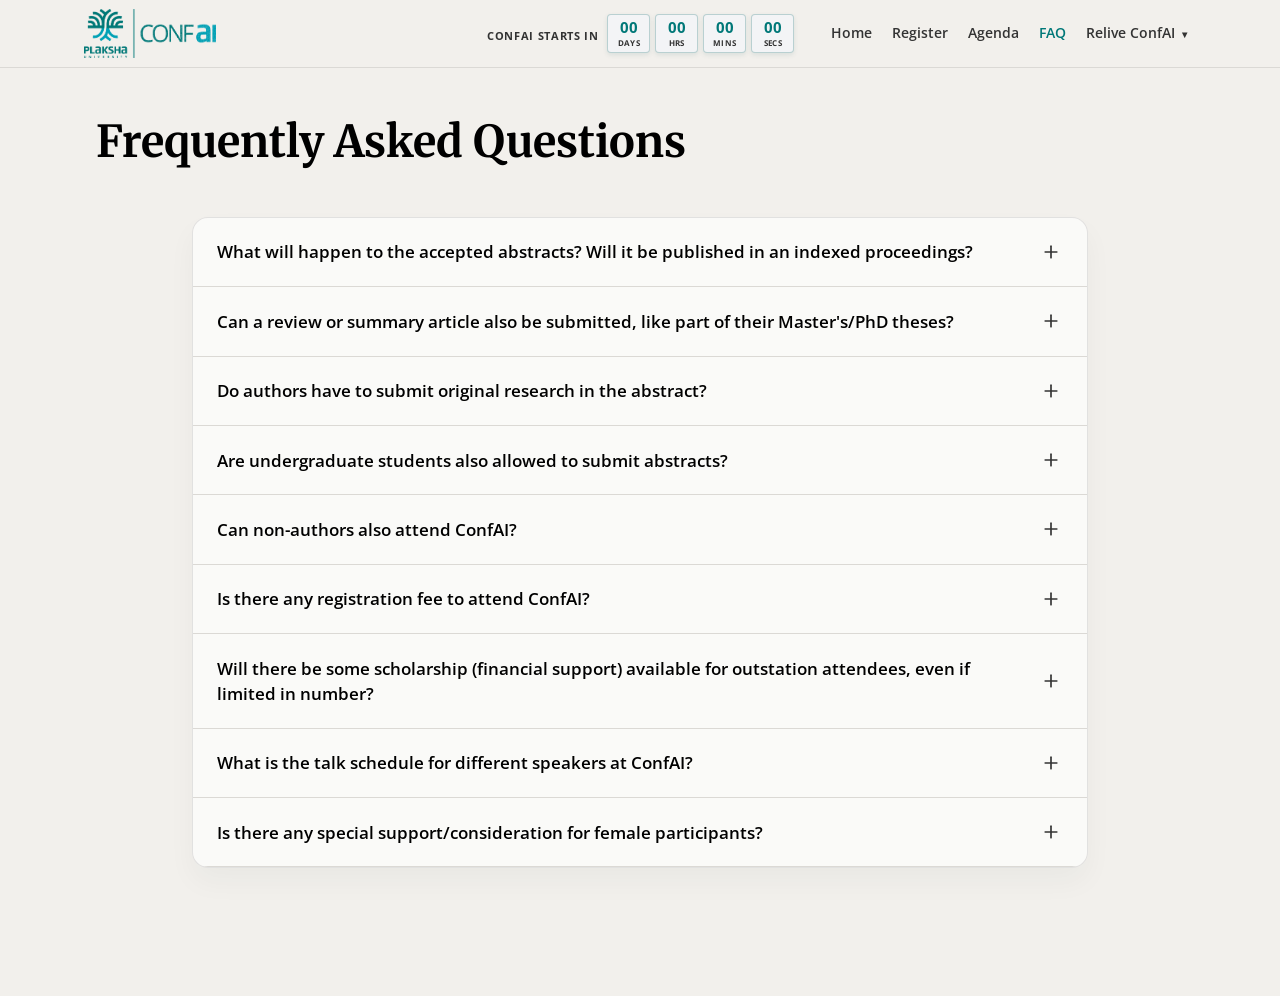
<file: ConfAI26 Website/faq.html>
<!DOCTYPE html>
<html lang="en">
  <head>
    <meta charset="UTF-8" />
    <meta name="viewport" content="width=device-width, initial-scale=1.0" />
    <meta
      name="description"
      content="Frequently Asked Questions about ConfAI 2026 — Conference on Artificial Intelligence at Plaksha University, Mohali."
    />
    <title>FAQ | ConfAI 2026</title>
    <link rel="preconnect" href="https://fonts.googleapis.com" />
    <link rel="preconnect" href="https://fonts.gstatic.com" crossorigin />
    <link
      href="https://fonts.googleapis.com/css2?family=Merriweather:wght@400;700&family=Open+Sans:wght@400;600;700&display=swap"
      rel="stylesheet"
    />
    <link rel="stylesheet" href="css/styles.css?v=2" />
    <script src="js/script.js" defer></script>
  </head>
  <body>
    <a class="skip-link" href="#main-content">Skip to content</a>

    <header class="site-header" id="site-header">
      <div class="header-inner">
        <a class="brand" href="index.html" aria-label="ConfAI 2026 home">
            <img src="confai%20logo/Lockup%20logo.png" alt="ConfAI 2026" class="brand-logo" />
        </a>
          <div class="nav-countdown" aria-label="Countdown to ConfAI 2026" aria-live="polite"><span class="nav-countdown-label">ConfAI starts in</span><span class="nav-countdown-box"><strong id="nav-countdown-days">--</strong><small>DAYS</small></span><span class="nav-countdown-box"><strong id="nav-countdown-hours">--</strong><small>HRS</small></span><span class="nav-countdown-box"><strong id="nav-countdown-minutes">--</strong><small>MINS</small></span><span class="nav-countdown-box"><strong id="nav-countdown-seconds">--</strong><small>SECS</small></span></div>

        <button
          class="nav-toggle"
          type="button"
          aria-expanded="false"
          aria-controls="site-nav"
          aria-label="Toggle navigation"
        >
          <span class="nav-toggle-bar"></span>
          <span class="nav-toggle-bar"></span>
          <span class="nav-toggle-bar"></span>
        </button>

        <nav class="site-nav" id="site-nav" aria-label="Main navigation">
          <ul class="nav-list">
            <li><a href="index.html">Home</a></li>
            <li><a href="register.html">Register</a></li>
            <li><a href="agenda.html">Agenda</a></li>
            <li><a href="faq.html" aria-current="page">FAQ</a></li>
            <li class="has-dropdown">
              <a class="nav-more-link" href="#" aria-haspopup="true">
                Relive ConfAI <span class="dropdown-caret" aria-hidden="true">&#9662;</span>
              </a>
              <button class="dropdown-toggle" type="button" aria-label="Toggle Relive ConfAI menu" aria-expanded="false">
                <span class="dropdown-caret" aria-hidden="true">&#9662;</span>
              </button>
              <ul class="nav-dropdown">
                <li><a href="#">ConfAI 2025</a></li>
                <li><a href="#">ConfAI 2023</a></li>
                <li><a href="#">ConfAI 2022</a></li>
              </ul>
            </li>
          </ul>
        </nav>
      </div>
    </header>

    <main id="main-content" class="page-main">
      <div class="section-inner">
        <header class="page-heading-block">
          <h1>Frequently Asked Questions</h1>
        </header>

        <section class="section-faq" id="faq" aria-labelledby="faq-section-title">
          <h2 id="faq-section-title" class="sr-only">Frequently Asked Questions Accordion</h2>

          <div class="faq-accordion" id="faq-accordion">
            <!-- FAQ 1 -->
            <div class="faq-item">
              <h3>
                <button
                  type="button"
                  class="faq-question-btn"
                  id="faq-btn-1"
                  aria-expanded="false"
                  aria-controls="faq-panel-1"
                >
                  <span class="faq-question-text">What will happen to the accepted abstracts? Will it be published in an indexed proceedings?</span>
                  <span class="faq-icon" aria-hidden="true">
                    <svg viewBox="0 0 24 24" width="20" height="20" fill="none" stroke="currentColor" stroke-width="2" stroke-linecap="round">
                      <line x1="12" y1="5" x2="12" y2="19"></line>
                      <line x1="5" y1="12" x2="19" y2="12"></line>
                    </svg>
                  </span>
                </button>
              </h3>
              <div
                class="faq-answer"
                id="faq-panel-1"
                role="region"
                aria-labelledby="faq-btn-1"
                aria-hidden="true"
              >
                <div class="faq-answer-inner">
                  <p>All accepted abstracts will be presented by the authors at the conference. The conference schedule, once ready, will have detailed information about the presentation time and format. The proceedings of ConfAI 2026 will be published on the conference website.</p>
                </div>
              </div>
            </div>

            <!-- FAQ 2 -->
            <div class="faq-item">
              <h3>
                <button
                  type="button"
                  class="faq-question-btn"
                  id="faq-btn-2"
                  aria-expanded="false"
                  aria-controls="faq-panel-2"
                >
                  <span class="faq-question-text">Can a review or summary article also be submitted, like part of their Master's/PhD theses?</span>
                  <span class="faq-icon" aria-hidden="true">
                    <svg viewBox="0 0 24 24" width="20" height="20" fill="none" stroke="currentColor" stroke-width="2" stroke-linecap="round">
                      <line x1="12" y1="5" x2="12" y2="19"></line>
                      <line x1="5" y1="12" x2="19" y2="12"></line>
                    </svg>
                  </span>
                </button>
              </h3>
              <div
                class="faq-answer"
                id="faq-panel-2"
                role="region"
                aria-labelledby="faq-btn-2"
                aria-hidden="true"
              >
                <div class="faq-answer-inner">
                  <p>Yes, absolutely. We welcome all kinds of abstracts in the areas of interest mentioned in the Call for Abstracts.</p>
                </div>
              </div>
            </div>

            <!-- FAQ 3 -->
            <div class="faq-item">
              <h3>
                <button
                  type="button"
                  class="faq-question-btn"
                  id="faq-btn-3"
                  aria-expanded="false"
                  aria-controls="faq-panel-3"
                >
                  <span class="faq-question-text">Do authors have to submit original research in the abstract?</span>
                  <span class="faq-icon" aria-hidden="true">
                    <svg viewBox="0 0 24 24" width="20" height="20" fill="none" stroke="currentColor" stroke-width="2" stroke-linecap="round">
                      <line x1="12" y1="5" x2="12" y2="19"></line>
                      <line x1="5" y1="12" x2="19" y2="12"></line>
                    </svg>
                  </span>
                </button>
              </h3>
              <div
                class="faq-answer"
                id="faq-panel-3"
                role="region"
                aria-labelledby="faq-btn-3"
                aria-hidden="true"
              >
                <div class="faq-answer-inner">
                  <p>While authors are highly encouraged to submit their ongoing research, it is not a mandatory requirement. We also welcome research that has recently been published in A* conference avenues like NeurIPS, ICLR, CVPR, CHI, etc.</p>
                </div>
              </div>
            </div>

            <!-- FAQ 4 -->
            <div class="faq-item">
              <h3>
                <button
                  type="button"
                  class="faq-question-btn"
                  id="faq-btn-4"
                  aria-expanded="false"
                  aria-controls="faq-panel-4"
                >
                  <span class="faq-question-text">Are undergraduate students also allowed to submit abstracts?</span>
                  <span class="faq-icon" aria-hidden="true">
                    <svg viewBox="0 0 24 24" width="20" height="20" fill="none" stroke="currentColor" stroke-width="2" stroke-linecap="round">
                      <line x1="12" y1="5" x2="12" y2="19"></line>
                      <line x1="5" y1="12" x2="19" y2="12"></line>
                    </svg>
                  </span>
                </button>
              </h3>
              <div
                class="faq-answer"
                id="faq-panel-4"
                role="region"
                aria-labelledby="faq-btn-4"
                aria-hidden="true"
              >
                <div class="faq-answer-inner">
                  <p>No. For ConfAI 2026, we are only soliciting abstracts from graduate students, postdocs, and early-career faculty.</p>
                </div>
              </div>
            </div>

            <!-- FAQ 5 -->
            <div class="faq-item">
              <h3>
                <button
                  type="button"
                  class="faq-question-btn"
                  id="faq-btn-5"
                  aria-expanded="false"
                  aria-controls="faq-panel-5"
                >
                  <span class="faq-question-text">Can non-authors also attend ConfAI?</span>
                  <span class="faq-icon" aria-hidden="true">
                    <svg viewBox="0 0 24 24" width="20" height="20" fill="none" stroke="currentColor" stroke-width="2" stroke-linecap="round">
                      <line x1="12" y1="5" x2="12" y2="19"></line>
                      <line x1="5" y1="12" x2="19" y2="12"></line>
                    </svg>
                  </span>
                </button>
              </h3>
              <div
                class="faq-answer"
                id="faq-panel-5"
                role="region"
                aria-labelledby="faq-btn-5"
                aria-hidden="true"
              >
                <div class="faq-answer-inner">
                  <p>Yes, registration for everyone will open soon on the conference website.</p>
                </div>
              </div>
            </div>

            <!-- FAQ 6 -->
            <div class="faq-item">
              <h3>
                <button
                  type="button"
                  class="faq-question-btn"
                  id="faq-btn-6"
                  aria-expanded="false"
                  aria-controls="faq-panel-6"
                >
                  <span class="faq-question-text">Is there any registration fee to attend ConfAI?</span>
                  <span class="faq-icon" aria-hidden="true">
                    <svg viewBox="0 0 24 24" width="20" height="20" fill="none" stroke="currentColor" stroke-width="2" stroke-linecap="round">
                      <line x1="12" y1="5" x2="12" y2="19"></line>
                      <line x1="5" y1="12" x2="19" y2="12"></line>
                    </svg>
                  </span>
                </button>
              </h3>
              <div
                class="faq-answer"
                id="faq-panel-6"
                role="region"
                aria-labelledby="faq-btn-6"
                aria-hidden="true"
              >
                <div class="faq-answer-inner">
                  <p>There is no registration fee for selected authors whose abstracts have been accepted. For everyone else, a registration fee will be charged as given on the registration page.</p>
                </div>
              </div>
            </div>

            <!-- FAQ 7 -->
            <div class="faq-item">
              <h3>
                <button
                  type="button"
                  class="faq-question-btn"
                  id="faq-btn-7"
                  aria-expanded="false"
                  aria-controls="faq-panel-7"
                >
                  <span class="faq-question-text">Will there be some scholarship (financial support) available for outstation attendees, even if limited in number?</span>
                  <span class="faq-icon" aria-hidden="true">
                    <svg viewBox="0 0 24 24" width="20" height="20" fill="none" stroke="currentColor" stroke-width="2" stroke-linecap="round">
                      <line x1="12" y1="5" x2="12" y2="19"></line>
                      <line x1="5" y1="12" x2="19" y2="12"></line>
                    </svg>
                  </span>
                </button>
              </h3>
              <div
                class="faq-answer"
                id="faq-panel-7"
                role="region"
                aria-labelledby="faq-btn-7"
                aria-hidden="true"
              >
                <div class="faq-answer-inner">
                  <p>For ConfAI 2026, financial support for travel, accommodation, and other expenses will be provided to researchers whose abstracts have been accepted for presentation at the conference. No financial support will be provided for other participants.</p>
                </div>
              </div>
            </div>

            <!-- FAQ 8 -->
            <div class="faq-item">
              <h3>
                <button
                  type="button"
                  class="faq-question-btn"
                  id="faq-btn-8"
                  aria-expanded="false"
                  aria-controls="faq-panel-8"
                >
                  <span class="faq-question-text">What is the talk schedule for different speakers at ConfAI?</span>
                  <span class="faq-icon" aria-hidden="true">
                    <svg viewBox="0 0 24 24" width="20" height="20" fill="none" stroke="currentColor" stroke-width="2" stroke-linecap="round">
                      <line x1="12" y1="5" x2="12" y2="19"></line>
                      <line x1="5" y1="12" x2="19" y2="12"></line>
                    </svg>
                  </span>
                </button>
              </h3>
              <div
                class="faq-answer"
                id="faq-panel-8"
                role="region"
                aria-labelledby="faq-btn-8"
                aria-hidden="true"
              >
                <div class="faq-answer-inner">
                  <p>Details will soon be updated on the conference website.</p>
                </div>
              </div>
            </div>

            <!-- FAQ 9 -->
            <div class="faq-item">
              <h3>
                <button
                  type="button"
                  class="faq-question-btn"
                  id="faq-btn-9"
                  aria-expanded="false"
                  aria-controls="faq-panel-9"
                >
                  <span class="faq-question-text">Is there any special support/consideration for female participants?</span>
                  <span class="faq-icon" aria-hidden="true">
                    <svg viewBox="0 0 24 24" width="20" height="20" fill="none" stroke="currentColor" stroke-width="2" stroke-linecap="round">
                      <line x1="12" y1="5" x2="12" y2="19"></line>
                      <line x1="5" y1="12" x2="19" y2="12"></line>
                    </svg>
                  </span>
                </button>
              </h3>
              <div
                class="faq-answer"
                id="faq-panel-9"
                role="region"
                aria-labelledby="faq-btn-9"
                aria-hidden="true"
              >
                <div class="faq-answer-inner">
                  <p>The organising committee may choose to provide special financial support to female participants for attending ConfAI. Please reach out at <a href="mailto:confai@plaksha.edu.in">confai@plaksha.edu.in</a></p>
                </div>
              </div>
            </div>
          </div>
        </section>
      </div>
    </main>
  </body>
</html>
</file>
<file: ConfAI26 Website/css/styles.css>
*,
*::before,
*::after {
  box-sizing: border-box;
  margin: 0;
  padding: 0;
}

@import url('https://fonts.googleapis.com/css2?family=Merriweather:wght@400;700&family=Open+Sans:wght@400;600;700&display=swap');

:root {
  --color-teal: #007878;
  --color-aqua: #00A0B4;
  --color-navy: #005078;
  --color-chalk-bg: #F2F0EC;
  --color-chalk-line: #DBD9D5;
  --color-graphite: #333333;
  --color-graphite-dark: #000000;

  --font-display: 'Merriweather', serif;
  --font-sans: 'Open Sans', sans-serif;

  --header-h: 4.25rem;
  --radius: 0.5rem;
  --transition: 0.22s ease;
  --content-max: 72rem;
}


html {
  scroll-behavior: smooth;
}

@media (prefers-reduced-motion: reduce) {
  html {
    scroll-behavior: auto;
  }

  *,
  *::before,
  *::after {
    animation-duration: 0.01ms !important;
    animation-iteration-count: 1 !important;
    transition-duration: 0.01ms !important;
  }
}

body {
  font-family: var(--font-sans);
  color: var(--color-graphite);
  background: var(--color-chalk-bg);
  line-height: 1.6;
  min-height: 100vh;
  -webkit-font-smoothing: antialiased;
}

body.nav-open {
  overflow: hidden;
}

img {
  max-width: 100%;
  display: block;
}

a {
  color: var(--color-teal);
  text-decoration: none;
}

a:hover {
  color: var(--color-teal);
}

a:focus-visible,
button:focus-visible {
  outline: 2px solid var(--color-teal);
  outline-offset: 3px;
}

.sr-only {
  position: absolute;
  width: 1px;
  height: 1px;
  padding: 0;
  margin: -1px;
  overflow: hidden;
  clip: rect(0, 0, 0, 0);
  white-space: nowrap;
  border: 0;
}

.skip-link {
  position: absolute;
  left: 1rem;
  top: -4rem;
  z-index: 2000;
  padding: 0.65rem 1rem;
  background: var(--color-teal);
  color: var(--color-chalk-bg);
  font-weight: 700;
  border-radius: var(--radius);
}

.skip-link:focus {
  top: 1rem;
}

.site-header {
  position: fixed;
  inset: 0 0 auto;
  z-index: 1000;
  height: var(--header-h);
  display: flex;
  align-items: center;
  background: transparent;
  transition: background var(--transition), box-shadow var(--transition), backdrop-filter var(--transition);
}

.site-header.is-scrolled,
body.nav-open .site-header {
  background: var(--color-chalk-bg); border-bottom: 1px solid var(--color-chalk-line);
    }

.header-inner {
  width: 100%;
  max-width: var(--content-max);
  margin: 0 auto;
  padding: 0 1.25rem;
  display: flex;
  align-items: center;
  justify-content: space-between;
  gap: 1rem;
}

.brand {
  display: inline-flex;
  align-items: baseline;
  gap: 0.4rem;
  color: var(--color-graphite-dark);
    letter-spacing: -0.02em;
  flex-shrink: 0;
}

.brand:hover {
  color: var(--color-teal);
}

.brand-logo {
  display: block;
  width: 8.25rem;
  height: auto;
}

.brand-mark {
  font-size: 1.35rem;
  font-weight: 600;
}

.brand-year {
  font-size: 0.95rem;
  font-weight: 500;
  color: var(--color-teal);
}

.nav-toggle {
  display: flex;
  flex-direction: column;
  justify-content: center;
  gap: 0.32rem;
  width: 2.5rem;
  height: 2.5rem;
  padding: 0.4rem;
  background: transparent;
  border: 0;
  cursor: pointer;
}

.nav-toggle-bar {
  display: block;
  width: 1.35rem;
  height: 2px;
  background: var(--color-graphite-dark);
  border-radius: 2px;
  transition: transform var(--transition), opacity var(--transition);
}

.nav-toggle[aria-expanded="true"] .nav-toggle-bar:nth-child(1) {
  transform: translateY(0.44rem) rotate(45deg);
}

.nav-toggle[aria-expanded="true"] .nav-toggle-bar:nth-child(2) {
  opacity: 0;
}

.nav-toggle[aria-expanded="true"] .nav-toggle-bar:nth-child(3) {
  transform: translateY(-0.44rem) rotate(-45deg);
}

.site-nav {
  position: fixed;
  top: var(--header-h);
  left: 0;
  right: 0;
  background: var(--color-chalk-bg);
  transform: translateY(calc(-100% - var(--header-h)));
  visibility: hidden;
  transition: transform var(--transition), visibility var(--transition);
  max-height: calc(100vh - var(--header-h));
  overflow-y: auto;
  border-bottom: 1px solid var(--color-chalk-line);
}

.site-nav.is-open {
  transform: none;
  visibility: visible;
}

.nav-list {
  list-style: none;
  display: flex;
  flex-direction: column;
  padding: 0.5rem 0 1.25rem;
}

.nav-list > li > a,
.nav-more-link {
  display: block;
  padding: 0.8rem 1.25rem;
  color: var(--color-graphite);
  font-weight: 600;
  font-size: 1rem;
}

.nav-list a:hover,
.nav-more-link:hover {
  color: var(--color-teal);
}

.nav-list a[aria-current="page"] {
  color: var(--color-teal);
}

.nav-countdown {
  padding: 0.8rem 1.25rem;
  color: var(--color-graphite);
  font-size: 0.82rem;
  font-weight: 600;
  white-space: nowrap;
}

.header-inner > .nav-countdown {
  display: inline-flex;
  align-items: center;
  gap: 0.3rem;
  margin-left: auto;
  margin-right: 0.75rem;
  padding: 0.25rem 0;
  background: transparent;
}

.nav-countdown-label {
  transform: translateY(0.18rem);
  margin-right: 0.25rem;
  color: var(--color-graphite);
  font-size: 0.66rem;
  font-weight: 700;
  letter-spacing: 0.06em;
  text-transform: uppercase;
  white-space: nowrap;
}

.nav-countdown-box {
  display: inline-flex;
  flex-direction: column;
  align-items: center;
  justify-content: center;
  width: 2.7rem;
  min-height: 2.45rem;
  padding: 0.25rem 0.15rem;
  border: 1px solid rgba(0, 92, 92, 0.24);
  border-radius: 4px;
  background: #F3F4F6;
  box-shadow: 0 2px 5px rgba(0, 79, 79, 0.1);
  line-height: 1;
}

.nav-countdown-box strong {
  color: var(--color-teal);
  font-size: 0.95rem;
  font-variant-numeric: tabular-nums;
}

.nav-countdown-box small {
  margin-top: 0.24rem;
  color: var(--color-graphite);
  font-size: 0.5rem;
  font-weight: 700;
  letter-spacing: 0.04em;
  text-transform: uppercase;
}

.has-dropdown {
  display: flex;
  flex-wrap: wrap;
  align-items: center;
}

.has-dropdown > .nav-more-link {
  flex: 1 1 auto;
}

.dropdown-toggle {
  display: inline-flex;
  align-items: center;
  justify-content: center;
  width: 2.75rem;
  height: 2.75rem;
  background: transparent;
  border: 0;
  color: rgba(247, 244, 238, 0.7);
  cursor: pointer;
}

.dropdown-caret {
  font-size: 0.65rem;
  transition: transform var(--transition);
}

.has-dropdown > .nav-more-link .dropdown-caret {
  display: none;
}

.has-dropdown.is-open > .dropdown-toggle .dropdown-caret,
.has-dropdown:hover > .nav-more-link .dropdown-caret {
  transform: rotate(180deg);
}

.nav-dropdown {
  list-style: none;
  flex: 1 0 100%;
  display: none;
  padding: 0.25rem 0 0.75rem;
  background: rgba(42, 157, 143, 0.08);
}

.has-dropdown.is-open > .nav-dropdown {
  display: block;
}

.nav-dropdown a {
  display: block;
  padding: 0.55rem 1.5rem;
  color: rgba(247, 244, 238, 0.82);
  font-size: 0.95rem;
  font-weight: 500;
}

.hero {
  position: relative;
  min-height: 100vh;
  min-height: 100dvh;
  display: flex;
  align-items: center;
  overflow: hidden;
  padding: calc(var(--header-h) + 2rem) 1.25rem 3.5rem;
  background: radial-gradient(circle at 30% 50%, #006b6b 0%, #004d4d 100%);
}

/*
  Hero photograph swap-in:
  When a conference photo is available, set it on .hero-photo, e.g.
  .hero-photo { background-image: url("../img/hero.jpg"); }
  Keep .hero-shade so text stays readable over the image.
*/
.hero-photo {
  position: absolute;
  inset: 0;
  background:
    radial-gradient(ellipse 70% 55% at 80% 15%, rgba(42, 157, 143, 0.32), transparent 58%),
    radial-gradient(ellipse 60% 50% at 12% 85%, rgba(240, 193, 75, 0.16), transparent 55%),
    linear-gradient(165deg, rgba(242, 240, 236, 0.08) 0%, rgba(242, 240, 236, 0.08) 46%, rgba(0, 36, 47, 0.72) 100%);
  background-size: cover;
  background-position: center;
}

.hero-shade {
  position: absolute;
  inset: 0;
  background: linear-gradient(90deg, rgba(0, 79, 79, 0.9) 0%, rgba(0, 79, 79, 0.72) 28%, rgba(0, 79, 79, 0.3) 60%, rgba(0, 79, 79, 0.12) 100%);
  pointer-events: none;
}

.hero-content {
  position: relative;
  z-index: 1;
  width: 100%;
  max-width: 44rem;
  margin: 0 auto;
}

.eyebrow {
  display: inline-flex;
  align-items: center;
  margin-bottom: 1.2rem;
  padding: 0.45rem 0.9rem;
  border: 1px solid rgba(255, 255, 255, 0.2);
  border-radius: 999px;
  background: rgba(255, 255, 255, 0.08);
  color: rgba(255, 255, 255, 0.85);
  font-size: 0.75rem;
  font-weight: 700;
  letter-spacing: 0.08em;
  text-transform: uppercase;
}

.hero h1 {
  font-family: var(--font-display);
  color: var(--color-chalk-bg);
  font-size: clamp(2.6rem, 12vw, 5.5rem);
  font-weight: 600;
  line-height: 0.95;
  letter-spacing: -0.03em;
  margin: 0 0 1.75rem;
}

.hero-theme {
  font-size: clamp(1.15rem, 3.4vw, 1.65rem);
  font-weight: 500;
  font-style: italic;
  color: rgba(255, 255, 255, 0.96);
  margin: 0 0 1.9rem;
}

.hero-facts {
  display: flex;
  flex-direction: column;
  gap: 0.85rem;
  margin-bottom: 2rem;
}

.hero-fact {
  display: flex;
  align-items: flex-start;
  gap: 0.8rem;
  padding: 0.15rem 0;
}

.hero-fact svg {
  width: 1.3rem;
  height: 1.3rem;
  flex-shrink: 0;
  margin-top: 0.15rem;
  stroke: #FFFFFF;
  fill: none;
  stroke-width: 2;
  stroke-linecap: round;
  stroke-linejoin: round;
}

.hero-fact span {
  display: block;
  font-size: 0.68rem;
  font-weight: 700;
  letter-spacing: 0.12em;
  text-transform: uppercase;
  color: rgba(255, 255, 255, 0.72);
}

.hero-fact strong {
  display: block;
  font-size: 1.02rem;
  font-weight: 700;
  color: #FFFFFF;
}

.hero-visual {
  position: relative;
  z-index: 1;
  display: flex;
  align-items: center;
  justify-content: center;
  min-height: clamp(18rem, 36vw, 32rem);
  width: 100%;
}

.hero-visual-graphic {
  position: relative;
  width: min(100%, 34rem);
  height: min(42vw, 26rem);
  min-height: 18rem;
  border-radius: 1.5rem;
  border: 1px solid rgba(255, 255, 255, 0.16);
  background:
    linear-gradient(135deg, rgba(3, 50, 58, 0.82), rgba(0, 92, 92, 0.52)),
    radial-gradient(circle at 20% 20%, rgba(255, 255, 255, 0.24), transparent 38%),
    repeating-linear-gradient(
      90deg,
      rgba(255, 255, 255, 0.08) 0,
      rgba(255, 255, 255, 0.08) 1px,
      transparent 1px,
      transparent 22px
    ),
    repeating-linear-gradient(
      0deg,
      rgba(255, 255, 255, 0.06) 0,
      rgba(255, 255, 255, 0.06) 1px,
      transparent 1px,
      transparent 22px
    );
  box-shadow: 0 20px 40px rgba(0, 0, 0, 0.15);
  overflow: hidden;
  -webkit-mask-image: linear-gradient(to right, rgba(0, 0, 0, 0.2) 0%, rgba(0, 0, 0, 1) 30%, rgba(0, 0, 0, 1) 100%);
  mask-image: linear-gradient(to right, rgba(0, 0, 0, 0.15) 0%, rgba(0, 0, 0, 1) 28%, rgba(0, 0, 0, 1) 100%);
}

.hero-visual-graphic::before,
.hero-visual-graphic::after {
  content: "";
  position: absolute;
  inset: 0;
}

.hero-visual-graphic::before {
  background:
    radial-gradient(circle at 25% 30%, rgba(0, 245, 210, 0.8), transparent 16%),
    radial-gradient(circle at 68% 40%, rgba(110, 219, 255, 0.8), transparent 18%),
    radial-gradient(circle at 78% 62%, rgba(255, 215, 118, 0.5), transparent 14%);
  mix-blend-mode: screen;
}

.hero-visual-graphic::after {
  inset: 10% 8% 14% 12%;
  border: 1px solid rgba(255, 255, 255, 0.22);
  border-radius: 1rem;
  background: linear-gradient(120deg, rgba(0, 117, 117, 0.35), rgba(255, 255, 255, 0.04));
  transform: skewX(-12deg);
}

.hero-chip {
  position: absolute;
  top: 1.2rem;
  left: 1.5rem;
  z-index: 2;
  display: inline-flex;
  align-items: center;
  padding: 0.45rem 0.8rem;
  border: 1px solid rgba(255, 255, 255, 0.2);
  border-radius: 999px;
  background: rgba(0, 0, 0, 0.15);
  color: #FFFFFF;
  font-size: 0.72rem;
  font-weight: 700;
  letter-spacing: 0.08em;
  text-transform: uppercase;
}

.hero-visual-panel {
  position: absolute;
  right: 1.35rem;
  bottom: 1.2rem;
  z-index: 3;
  display: flex;
  flex-direction: column;
  gap: 0.2rem;
  padding: 0.9rem 1rem;
  border: 1px solid rgba(255, 255, 255, 0.18);
  border-radius: 0.9rem;
  background: rgba(0, 0, 0, 0.12);
  backdrop-filter: blur(4px);
}

.hero-visual-panel span {
  font-size: 0.68rem;
  font-weight: 700;
  letter-spacing: 0.12em;
  color: rgba(255, 255, 255, 0.72);
  text-transform: uppercase;
}

.hero-visual-panel strong {
  max-width: 12rem;
  font-size: 1rem;
  line-height: 1.35;
  color: #FFFFFF;
}

.btn {
  display: inline-flex;
  align-items: center;
  justify-content: center;
  gap: 0.45rem;
  min-height: 3.15rem;
  padding: 0.85rem 2rem;
  border-radius: 8px;
  font-family: var(--font-sans);
  font-size: 1.05rem;
  font-weight: 700;
  letter-spacing: 0.01em;
  border: 0;
  box-shadow: 0 4px 14px rgba(0, 0, 0, 0.15);
  cursor: pointer;
  transition: transform var(--transition), box-shadow var(--transition), background var(--transition), color var(--transition);
}

.btn-primary {
  background: #FFFFFF;
  color: #005C5C;
}

.btn-primary:hover,
.btn-primary:focus-visible {
  background: #FFFFFF;
  color: #005C5C;
  box-shadow: 0 8px 20px rgba(0, 0, 0, 0.18);
  transform: translateY(-2px);
}

@media (min-width: 40rem) {
  .hero-facts {
    flex-direction: row;
    flex-wrap: wrap;
    gap: 1.5rem 2.25rem;
  }
}

@media (min-width: 64rem) {
  .hero {
    display: grid;
    grid-template-columns: minmax(0, 1.15fr) minmax(0, 0.85fr);
    align-items: center;
    gap: 1.5rem;
    padding-left: 2rem;
    padding-right: 2rem;
  }

  .hero-content {
    margin: 0;
    max-width: 40rem;
  }

  .hero-visual {
    min-height: clamp(20rem, 34vw, 28rem);
    justify-content: flex-end;
  }

  .nav-toggle {
    display: none;
  }

  .dropdown-toggle {
    display: none;
  }

  .site-nav {
    position: static;
    background: transparent;
    transform: none;
    visibility: visible;
    overflow: visible;
    border: 0;
    max-height: none;
  }

  .nav-list {
    flex-direction: row;
    align-items: center;
    flex-wrap: wrap;
    justify-content: flex-end;
    gap: 0.15rem;
    padding: 0;
  }

  .nav-list > li > a,
  .nav-more-link {
    padding: 0.45rem 0.55rem;
    font-size: 0.86rem;
    white-space: nowrap;
  }

  .nav-countdown {
    padding: 0.45rem 0.55rem;
    font-size: 0.76rem;
  }

  .has-dropdown {
    position: relative;
    display: block;
  }

  .has-dropdown > .nav-more-link .dropdown-caret {
    display: inline-block;
    margin-left: 0.2rem;
  }

  .nav-dropdown {
    position: absolute;
    top: 100%;
    right: 0;
    min-width: 11.5rem;
    flex: none;
    display: block;
    padding: 0.45rem 0;
    background: #FFFFFF;
    border: 1px solid var(--color-chalk-line);
    border-radius: var(--radius);
    box-shadow: 0 8px 24px rgba(0, 0, 0, 0.08);
    opacity: 0;
    visibility: hidden;
    transform: translateY(-0.35rem);
    transition: opacity var(--transition), visibility var(--transition), transform var(--transition);
  }

  .has-dropdown:hover > .nav-dropdown,
  .has-dropdown:focus-within > .nav-dropdown,
  .has-dropdown.is-open > .nav-dropdown {
    opacity: 1;
    visibility: visible;
    transform: none;
  }

  .nav-dropdown a {
    display: block;
    padding: 0.6rem 1.2rem;
    font-size: 0.9rem;
    color: var(--color-graphite-dark);
    text-decoration: none;
    transition: background-color var(--transition), color var(--transition);
  }

  .nav-dropdown a:hover,
  .nav-dropdown a:focus {
    background-color: var(--color-chalk-bg);
    color: var(--color-teal);
  }

  .hero {
    padding-left: 2rem;
    padding-right: 2rem;
  }

  .hero-content {
    margin: 0;
    max-width: 46rem;
  }
}

/* ─────────────────────────────────────────────────────────
   SECTION SHARED STRUCTURE
   Used by both Conference Overview and Why Attend sections.
   Visual treatment deferred — design direction pending sign-off.
──────────────────────────────────────────────────────────── */
.section-inner {
  width: 100%;
  max-width: var(--content-max);
  margin: 0 auto;
  padding: 0 1.25rem;
}

.section-overview,
.section-why-attend {
  padding: 3.5rem 0;
}

.section-overview h2,
.section-why-attend h2 {
  font-size: clamp(1.6rem, 4vw, 2.25rem);
  font-weight: 600;
  color: var(--color-chalk-bg);
  margin-bottom: 2rem;
  position: relative;
  padding-bottom: 0.8rem;
  display: inline-block;
}

.section-overview h2::after,
.section-why-attend h2::after {
  content: "";
  position: absolute;
  left: 0;
  bottom: 0;
  width: 100%;
  max-width: 4.5rem;
  height: 3px;
  background: var(--color-teal);
  border-radius: 999px;
}

.overview-shell {
  display: flex;
  flex-direction: column;
}

.overview-layout {
  display: grid;
  grid-template-columns: 1.3fr 0.7fr;
  gap: 2rem;
  align-items: stretch;
}

.overview-copy {
  display: flex;
  align-items: center;
}

.section-overview p {
  font-size: 1.15rem;
  color: var(--color-graphite);
  max-width: 68ch;
  line-height: 1.6;
  margin: 0;
}

.overview-highlights {
  display: flex;
  flex-direction: column;
  gap: 1rem;
}

.overview-highlight-item {
  display: flex;
  flex-direction: column;
  gap: 0.35rem;
  padding: 1.1rem 1.2rem;
  background: #FFFFFF;
  border: 1px solid var(--color-chalk-line);
  border-radius: 10px;
  box-shadow: 0 4px 10px rgba(0, 0, 0, 0.03);
}

.overview-highlight-value {
  font-family: var(--font-sans);
  font-size: 1.2rem;
  font-weight: 800;
  color: var(--color-graphite-dark);
  line-height: 1.2;
}

.overview-highlight-label {
  font-size: 0.82rem;
  font-weight: 700;
  letter-spacing: 0.08em;
  text-transform: uppercase;
  color: var(--color-teal);
}

@media (max-width: 47.9375rem) {
  .overview-layout {
    grid-template-columns: 1fr;
  }

  .section-overview h2,
  .section-why-attend h2 {
    margin-bottom: 1.5rem;
  }

  .section-overview p {
    font-size: 1.05rem;
  }
}

/* ─────────────────────────────────────────────────────────
   WHY ATTEND LIST
   Plain unstyled list — no cards, no icons, no numbering.
   Rendered as a simple column; grid/columns deferred to design phase.
──────────────────────────────────────────────────────────── */
.why-attend-list {
  list-style: none;
  display: grid;
  grid-template-columns: 1fr;
  gap: 1.25rem;
}

.why-attend-card {
  background: #FFFFFF;
  border: 1px solid #E2E2DE;
  border-radius: 8px;
  padding: 1.5rem;
  box-shadow: 0 2px 10px rgba(0, 0, 0, 0.02);
  transition: transform var(--transition), box-shadow var(--transition), border-color var(--transition);
}

.why-attend-card:hover,
.why-attend-card:focus-within {
  transform: translateY(-3px);
  box-shadow: 0 6px 16px rgba(0, 0, 0, 0.06);
  border-color: rgba(0, 92, 92, 0.2);
}

.why-attend-icon {
  display: inline-flex;
  align-items: center;
  justify-content: center;
  width: 2.75rem;
  height: 2.75rem;
  margin-bottom: 1rem;
  border-radius: 0.75rem;
  background: rgba(0, 92, 92, 0.08);
  color: var(--color-teal);
}

.why-attend-icon svg {
  width: 1.35rem;
  height: 1.35rem;
  stroke: currentColor;
}

.why-attend-list h3 {
  font-family: var(--font-sans);
  font-size: 1.1rem;
  font-weight: 700;
  color: var(--color-graphite-dark);
  margin: 0 0 0.5rem;
}

.why-attend-list p {
  font-size: 0.95rem;
  color: #555555;
  max-width: 60ch;
  line-height: 1.6;
  margin: 0;
}

@media (min-width: 48rem) {
  .section-inner {
    padding: 0 2rem;
  }

  .why-attend-list {
    grid-template-columns: repeat(2, minmax(0, 1fr));
    gap: 1.5rem;
  }
}


/* ─────────────────────────────────────────────────────────
   FEATURED KEYNOTE SPEAKERS  (H4)
   Clean, borderless layout with big portrait photos (Ashoka style)
──────────────────────────────────────────────────────────── */
.section-speakers {
  padding: 4.5rem 0;
}

.section-note {
  font-size: 0.95rem;
  color: var(--color-graphite);
  margin-bottom: 2.5rem;
}

.speakers-grid {
  display: grid;
  grid-template-columns: 1fr;
  gap: 3rem 2rem;
}

@media (min-width: 36rem) {
  .speakers-grid {
    grid-template-columns: repeat(2, 1fr);
    gap: 3rem 2rem;
  }
}

@media (min-width: 58rem) {
  .speakers-grid {
    grid-template-columns: repeat(3, 1fr);
    gap: 3.5rem 2.25rem;
  }
}

@media (min-width: 72rem) {
  .speakers-grid {
    grid-template-columns: repeat(4, 1fr);
    gap: 3.5rem 2.25rem;
  }
}

.speaker-card {
  display: flex;
  flex-direction: column;
  background: transparent;
  border: none;
  border-radius: 0;
  box-shadow: none;
  overflow: visible;
}

.speaker-photo-wrap {
  display: block;
  width: 100%;
  aspect-ratio: 1 / 1;
  background-color: #e5e5e5;
  overflow: hidden;
  text-decoration: none;
  cursor: pointer;
}

.speaker-photo {
  width: 100%;
  height: 100%;
  object-fit: cover;
  object-position: top center;
  display: block;
  transition: opacity 0.2s ease, transform 0.25s ease;
}

.speaker-photo-wrap:hover .speaker-photo {
  opacity: 0.94;
  transform: scale(1.02);
}

.speaker-info {
  display: flex;
  flex-direction: column;
  padding: 0;
  margin-top: 1rem;
}

.speaker-name {
  font-family: var(--font-display, 'Merriweather', serif);
  font-size: 1.35rem;
  font-weight: 600;
  color: #003366;
  line-height: 1.3;
  margin-bottom: 0.4rem;
}

.speaker-name a {
  color: inherit;
  text-decoration: none;
}

.speaker-name a:hover {
  color: var(--color-teal);
  text-decoration: underline;
}

.speaker-role {
  font-family: var(--font-sans);
  font-size: 0.95rem;
  font-weight: 400;
  color: #222222;
  line-height: 1.45;
  margin-bottom: 0.4rem;
}

.speaker-affil {
  font-family: var(--font-sans);
  font-size: 0.92rem;
  font-style: italic;
  color: #333333;
  line-height: 1.4;
  margin-bottom: 0.65rem;
}

.speaker-email-link {
  display: inline-flex;
  align-items: center;
  gap: 0.5rem;
  font-family: var(--font-sans);
  font-size: 0.9rem;
  font-weight: 400;
  color: #222222;
  text-decoration: none;
  word-break: break-all;
}

.speaker-email-link:hover {
  color: var(--color-teal);
  text-decoration: underline;
}

.speaker-email-icon {
  width: 1.15rem;
  height: 1.15rem;
  flex-shrink: 0;
  stroke: #222222;
  vertical-align: middle;
}

.speaker-email-link:hover .speaker-email-icon {
  stroke: var(--color-teal);
}

/* ─────────────────────────────────────────────────────────
   WHO SHOULD ATTEND?  (H5)
──────────────────────────────────────────────────────────── */
.section-audience {
  padding: 3.5rem 0;
}

.audience-list {
  list-style: none;
  display: grid;
  grid-template-columns: 1fr;
  gap: 1.5rem;
  padding: 0;
  margin: 0;
}

.audience-item {
  display: flex;
}

.audience-card {
  display: flex;
  flex-direction: column;
  background-color: #FFFFFF;
  border: 1px solid var(--color-chalk-line);
  border-radius: 8px;
  padding: 1.75rem;
  box-shadow: 0 4px 14px rgba(0, 0, 0, 0.04);
  transition: transform var(--transition, 0.2s);
  width: 100%;
}

.audience-card:hover {
  transform: translateY(-4px);
}

.audience-icon {
  display: flex;
  align-items: center;
  justify-content: center;
  width: 3rem;
  height: 3rem;
  border-radius: 8px;
  background-color: var(--color-teal);
  color: var(--color-chalk-bg);
  margin-bottom: 1.25rem;
}

.audience-card h3 {
  font-family: var(--font-sans);
  font-size: 1.1rem;
  font-weight: 700;
  color: var(--color-graphite-dark);
  margin: 0 0 0.5rem 0;
}

.audience-card p {
  font-size: 0.95rem;
  color: var(--color-graphite);
  line-height: 1.6;
  margin: 0;
}

@media (min-width: 48rem) {
  .audience-list {
    grid-template-columns: repeat(2, 1fr);
  }
}

@media (min-width: 64rem) {
  .audience-list {
    grid-template-columns: repeat(6, 1fr);
  }
  
  .audience-item {
    grid-column: span 2;
  }
  
  /* Center the 4th and 5th items in the 3-col grid */
  .audience-item:nth-child(4) {
    grid-column: 2 / span 2;
  }
  .audience-item:nth-child(5) {
    grid-column: 4 / span 2;
  }
}

/* ─────────────────────────────────────────────────────────
   WHAT'S IN STORE — PROGRAM SNAPSHOT  (H6)
──────────────────────────────────────────────────────────── */
.section-program {
  padding: 3.5rem 0;
}

.program-strip {
  display: flex;
  flex-direction: column;
  gap: 2rem;
  padding: 1rem 0;
}

.program-item {
  display: flex;
  flex-direction: column;
}

.program-icon {
  display: flex;
  align-items: center;
  justify-content: center;
  width: 3.5rem;
  height: 3.5rem;
  border-radius: 50%;
  background-color: var(--color-chalk-bg);
  color: var(--color-teal);
  border: 1px solid var(--color-chalk-line);
  margin-bottom: 1.25rem;
}

.program-icon svg {
  display: block;
}

.program-item h3 {
  font-family: var(--font-sans);
  font-size: 1.1rem;
  font-weight: 700;
  color: var(--color-graphite-dark);
  margin: 0 0 0.5rem 0;
}

.program-item p {
  font-size: 0.95rem;
  color: var(--color-graphite);
  line-height: 1.6;
  margin: 0;
  max-width: 90%;
}

@media (min-width: 48rem) {
  .program-strip {
    flex-direction: row;
    flex-wrap: wrap;
    gap: 3rem 0;
  }
  
  .program-item {
    width: 50%;
    padding-right: 2rem;
    box-sizing: border-box;
  }
  
  .program-item:nth-child(even) {
    padding-left: 2rem;
    border-left: 1px solid var(--color-chalk-line);
  }
}

@media (min-width: 64rem) {
  .program-strip {
    flex-wrap: nowrap;
    gap: 0;
    align-items: stretch;
  }
  
  .program-item {
    width: 25%;
    padding: 0 1.5rem;
    border-left: 1px solid var(--color-chalk-line);
  }
  
  .program-item:first-child {
    padding-left: 0;
    border-left: none;
  }
  
  .program-item:nth-child(even) {
    padding-left: 1.5rem; /* override tablet */
  }
  
  .program-item:last-child {
    padding-right: 0;
  }
}

/* ─────────────────────────────────────────────────────────
   KEY DATES  (H9)
   Ordered list — sequence encodes real information (chronological).
   Native list counters suppressed; visual order communicates sequence.
   Visual treatment deferred — design direction pending sign-off.
──────────────────────────────────────────────────────────── */
.section-dates {
  padding: 3.5rem 0;
  text-align: center;
}

.section-dates .section-inner {
  display: flex;
  flex-direction: column;
  align-items: center;
}

.dates-list {
  list-style: none;
  display: flex;
  flex-direction: column;
  gap: 1rem;
  max-width: 52rem;
  width: 100%;
  margin: 0;
  padding: 0;
}

.date-item {
  background: #FFFFFF;
  border: 1px solid var(--color-chalk-line);
  border-radius: 8px;
  padding: 0.9rem 1rem;
  box-shadow: 0 4px 12px rgba(0, 0, 0, 0.02);
}

.date-item--featured {
  border-left: 4px solid var(--color-teal);
  background: linear-gradient(180deg, rgba(255, 255, 255, 1), rgba(0, 92, 92, 0.03));
}

.date-main {
  display: flex;
  flex-direction: column;
  gap: 0.7rem;
  width: 100%;
}

.date-label-wrap {
  display: flex;
  align-items: center;
  justify-content: space-between;
  flex-wrap: wrap;
  gap: 0.5rem;
}

.date-label {
  font-family: var(--font-sans);
  font-size: 0.82rem;
  font-weight: 700;
  letter-spacing: 0.08em;
  text-transform: uppercase;
  color: var(--color-graphite);
}

.status-badge {
  display: inline-flex;
  align-items: center;
  justify-content: center;
  padding: 0.2rem 0.5rem;
  border-radius: 999px;
  font-size: 0.68rem;
  font-weight: 700;
  letter-spacing: 0.06em;
  text-transform: uppercase;
}

.status-closed {
  background: rgba(176, 32, 37, 0.1);
  color: #B02025;
}

.status-upcoming {
  background: rgba(0, 92, 92, 0.12);
  color: #005C5C;
}

.date-value {
  font-family: var(--font-sans);
  font-size: 1.05rem;
  font-weight: 700;
  color: var(--color-graphite-dark);
}

.date-note {
  font-weight: 400;
  font-size: 0.95rem;
  color: var(--color-graphite);
}

@media (min-width: 48rem) {
  .date-item {
    padding: 1rem 1.25rem;
  }

  .date-main {
    flex-direction: row;
    align-items: center;
    justify-content: space-between;
    gap: 1.5rem;
  }

  .date-label-wrap {
    justify-content: flex-start;
  }
}

@media (max-width: 47.9375rem) {
  .date-label-wrap {
    align-items: flex-start;
  }

  .date-value {
    line-height: 1.5;
  }
}

/* ─────────────────────────────────────────────────────────
   KEY NUMBERS TICKER
   Continuously scrolling horizontal ticker moving left to right (LTR).
   Seamless loop with duplicated DOM list.
   Pause on hover and keyboard focus.
   prefers-reduced-motion fallback to static row.
──────────────────────────────────────────────────────────── */
.section-stats {
  padding: 3rem 0 2rem;
  background-color: var(--color-chalk-bg);
  border-bottom: 1px solid var(--color-chalk-line);
}

.stats-header {
  margin-bottom: 2rem;
  border-bottom: 2px solid var(--color-aqua);
  padding-bottom: 0.75rem;
}

.stats-title {
  font-family: var(--font-display);
  font-size: clamp(1.25rem, 3vw, 1.65rem);
  font-weight: 600;
  letter-spacing: 0.08em;
  text-transform: uppercase;
  color: var(--color-graphite-dark);
  margin: 0;
}

.stats-ticker-viewport {
  position: relative;
  overflow: hidden;
  width: 100%;
  padding: 0.5rem 0 1rem;
  mask-image: linear-gradient(to right, transparent 0%, black 4%, black 96%, transparent 100%);
  -webkit-mask-image: linear-gradient(to right, transparent 0%, black 4%, black 96%, transparent 100%);
}

.stats-ticker-viewport:focus-visible {
  outline: 2px solid var(--color-teal);
  outline-offset: 4px;
  border-radius: 4px;
}

.stats-ticker-track {
  display: flex;
  width: max-content;
  will-change: transform;
  animation: none;
  transform: none;
}

/* Pause ticker on hover or when any child or the viewport has focus */
.stats-ticker-viewport:hover .stats-ticker-track,
.stats-ticker-viewport:focus .stats-ticker-track,
.stats-ticker-viewport:focus-within .stats-ticker-track {
  animation-play-state: paused;
}

.stats-list {
  display: flex;
  align-items: center;
  gap: 4rem;
  padding-right: 4rem;
  margin: 0;
  padding-left: 0;
  list-style: none;
}

.stat-item {
  display: flex;
  flex-direction: column;
  align-items: flex-start;
  flex-shrink: 0;
}

.stat-value {
  font-family: var(--font-display);
  font-size: clamp(2.2rem, 5vw, 2.85rem);
  font-weight: 700;
  color: var(--color-teal);
  line-height: 1;
  letter-spacing: -0.02em;
}

.stat-label {
  font-family: var(--font-sans);
  font-size: 0.95rem;
  font-weight: 600;
  color: var(--color-graphite);
  margin-top: 0.4rem;
  white-space: nowrap;
}

/* On small screens, slow down animation to keep text legible */
@media (max-width: 48rem) {
  .stats-list {
    gap: 3rem;
    padding-right: 3rem;
  }
}

/* Static stats layout */
.stats-ticker-viewport {
  mask-image: none;
  -webkit-mask-image: none;
  overflow: visible;
}

.stats-ticker-track {
  width: 100%;
  display: flex;
  justify-content: center;
  animation: none !important;
  transform: none !important;
}

.stats-list {
  display: flex;
  flex-wrap: wrap;
  justify-content: center;
  gap: 2rem 3rem;
  padding-right: 0;
}

.stats-list-duplicate {
  display: none !important;
}

/* ─────────────────────────────────────────────────────────
   COUNTDOWN SECTION (DAYS UNTIL CONFAI 2026)
   Positioned directly after Key Numbers ticker, before Overview.
   4 boxed cards: Days, Hours, Minutes, Seconds.
──────────────────────────────────────────────────────────── */
.section-countdown {
  padding: 3.5rem 0;
  background-color: var(--color-chalk-bg);
  border-bottom: 1px solid var(--color-chalk-line);
  text-align: center;
}

.countdown-heading {
  font-family: var(--font-display);
  font-size: clamp(1.6rem, 4vw, 2.25rem);
  font-weight: 600;
  color: var(--color-graphite-dark);
  margin-bottom: 2rem;
  text-align: center !important;
}

.countdown-cards {
  display: flex;
  align-items: center;
  justify-content: center;
  gap: 0.75rem;
  max-width: 42rem;
  margin: 0 auto;
}

.countdown-card {
  display: flex;
  flex-direction: column;
  align-items: center;
  justify-content: center;
  background-color: #E7E3DC;
  border: 1px solid var(--color-chalk-line);
  border-radius: 8px;
  min-width: 5.5rem;
  padding: 1.25rem 0.85rem;
  box-shadow: 0 4px 14px rgba(0, 0, 0, 0.04);
  transition: transform var(--transition);
}

.countdown-card:hover {
  transform: translateY(-2px);
}

.countdown-num {
  font-family: var(--font-display);
  font-size: clamp(1.85rem, 5vw, 3rem);
  font-weight: 700;
  color: var(--color-graphite-dark);
  line-height: 1;
  font-variant-numeric: tabular-nums;
}

.countdown-unit {
  font-family: var(--font-sans);
  font-size: 0.72rem;
  font-weight: 700;
  letter-spacing: 0.12em;
  text-transform: uppercase;
  color: var(--color-graphite);
  margin-top: 0.5rem;
}

.countdown-sep {
  font-family: var(--font-display);
  font-size: clamp(1.5rem, 3.5vw, 2.25rem);
  font-weight: 700;
  color: var(--color-teal);
  line-height: 1;
  user-select: none;
}

@media (max-width: 40rem) {
  .section-countdown {
    padding: 2.5rem 0;
  }
  .countdown-cards {
    gap: 0.35rem;
  }
  .countdown-card {
    min-width: 4.25rem;
    padding: 1rem 0.4rem;
  }
  .countdown-num {
    font-size: 1.6rem;
  }
  .countdown-unit {
    font-size: 0.65rem;
    letter-spacing: 0.08em;
  }
  .countdown-sep {
    font-size: 1.35rem;
  }
}

.countdown-message {
  font-family: var(--font-display);
  font-size: 1.5rem;
  font-weight: 600;
  color: var(--color-teal);
}

/* Message shown once the conference has started or ended */
.countdown-ended {
  font-style: italic;
  font-weight: 500;
  color: var(--color-teal);
}

/* ─────────────────────────────────────────────────────────
   SPEAKER MODAL
──────────────────────────────────────────────────────────── */
.speaker-trigger {
  all: unset;
  display: flex;
  align-items: flex-start;
  gap: 1.25rem;
  cursor: pointer;
  text-align: left;
  width: 100%;
}

.speaker-trigger:focus-visible {
  outline: 2px solid var(--color-teal);
  outline-offset: 4px;
  border-radius: 4px;
}

.speaker-trigger .speaker-info {
  display: block;
}

.speaker-trigger .speaker-name {
  display: block;
  font-family: var(--font-sans);
  font-size: 1rem;
  font-weight: 700;
  color: var(--color-graphite-dark);
  margin-bottom: 0.25rem;
  text-decoration: underline;
  text-decoration-color: transparent;
  transition: text-decoration-color 0.2s;
}

.speaker-trigger:hover .speaker-name {
  text-decoration-color: var(--color-chalk-bg);
}

.speaker-trigger .speaker-role {
  display: block;
  font-family: var(--font-sans);
  font-size: 0.9rem;
  color: var(--color-graphite);
  line-height: 1.4;
}

body.modal-open {
  overflow: hidden;
}

.modal-overlay {
  position: fixed;
  top: 0;
  left: 0;
  width: 100vw;
  height: 100vh;
  background-color: rgba(22, 28, 26, 0.85); /* Uses var(--color-chalk-bg) with opacity */
  z-index: 1000;
  display: flex;
  align-items: center;
  justify-content: center;
  padding: 1rem;
}

.modal-overlay[hidden] {
  display: none;
}

.modal-content {
  background-color: var(--color-chalk-bg);
  padding: 2.5rem;
  max-width: 30rem;
  width: 100%;
  position: relative;
  text-align: center;
    display: flex;
  flex-direction: column;
  align-items: center;
}

.modal-close {
  all: unset;
  position: absolute;
  top: 1rem;
  right: 1.25rem;
  font-size: 2rem;
  line-height: 1;
  color: var(--color-graphite);
  cursor: pointer;
  padding: 0.25rem;
}

.modal-close:focus-visible {
  outline: 2px solid var(--color-teal);
}

.modal-close:hover {
  color: var(--color-graphite-dark);
}

.modal-speaker-photo {
  margin-bottom: 1.25rem;
  width: 6rem;
  height: 6rem;
  font-size: 1.75rem; /* Larger initials for modal */
}

.modal-speaker-name {
  font-family: var(--font-sans);
  font-size: 1.5rem;
  font-weight: 700;
  color: var(--color-graphite-dark);
  margin-bottom: 0.5rem;
}

.modal-speaker-role {
  font-family: var(--font-sans);
  font-size: 1rem;
  color: var(--color-graphite);
  margin-bottom: 1.5rem;
  line-height: 1.5;
}

.modal-btn {
  width: 100%;
  text-align: center;
}

/* ─────────────────────────────────────────────────────────
   H8 · CONFERENCE TRACKS & RADIAL DIAGRAM
──────────────────────────────────────────────────────────── */
.section-tracks-diagram {
  padding: 4rem 0 5rem;
  background-color: var(--color-chalk-bg);
}

.radial-container {
  position: relative;
  display: flex;
  flex-direction: column;
  align-items: center;
  gap: 1.25rem;
  width: 100%;
  margin: 2rem 0;
}

.radial-spokes {
  display: none;
}

/* Center Hub — ConfAI Logo */
.radial-hub {
  display: flex;
  flex-direction: column;
  align-items: center;
  justify-content: center;
  text-align: center;
  background-color: #FFFFFF;
  width: 8rem;
  height: 8rem;
  border-radius: 50%;
  border: 3px solid var(--color-teal);
  outline: 1.5px solid rgba(42, 157, 143, 0.35);
  outline-offset: -7px;
  box-shadow: 0 4px 24px rgba(42, 157, 143, 0.2), 0 2px 8px rgba(0, 0, 0, 0.08);
  z-index: 10;
  line-height: 1.15;
  user-select: none;
  transition: transform 0.25s ease, box-shadow 0.25s ease;
}

.radial-hub:hover {
  transform: scale(1.04);
  box-shadow: 0 6px 28px rgba(42, 157, 143, 0.28), 0 3px 10px rgba(0, 0, 0, 0.1);
}

.radial-hub-mark {
  font-family: var(--font-display);
  font-size: 1.55rem;
  font-weight: 700;
  color: var(--color-graphite-dark);
  letter-spacing: -0.01em;
}

.radial-hub-year {
  font-family: var(--font-sans);
  font-size: 0.88rem;
  font-weight: 700;
  color: var(--color-teal);
  letter-spacing: 0.08em;
  margin-top: 0.25rem;
}

.radial-track {
  display: block;
}

.track-node {
  all: unset;
  display: flex;
  align-items: center;
  gap: 0.75rem;
  cursor: pointer;
  text-align: left;
  padding: 0.45rem 0.75rem;
  background: var(--color-chalk-bg);
  border: 1px solid rgba(22, 28, 26, 0.12);
  border-radius: 6px;
  transition: background-color 0.2s ease, border-color 0.2s ease, transform 0.2s ease;
  width: 100%;
  max-width: 28rem;
  box-sizing: border-box;
}

.track-node:hover {
  background-color: rgba(42, 157, 143, 0.08);
  border-color: var(--color-teal);
  transform: translateY(-2px);
}

.track-node:focus-visible {
  outline: 2px solid var(--color-teal);
  outline-offset: 3px;
}

.track-num {
  display: inline-flex;
  align-items: center;
  justify-content: center;
  width: 2rem;
  height: 2rem;
  background: var(--color-graphite-dark);
  color: #FFFFFF;
  border-radius: 50%;
  font-family: var(--font-sans);
  font-weight: 700;
  font-size: 0.88rem;
  flex-shrink: 0;
  transition: background-color 0.2s ease, transform 0.2s ease;
}

.track-node:hover .track-num {
  background: var(--color-teal);
  transform: scale(1.08);
}

.track-name {
  font-family: var(--font-sans);
  font-size: 0.95rem;
  font-weight: 600;
  color: var(--color-graphite-dark);
  line-height: 1.35;
}

/* Footer */
.site-footer {
  background: var(--color-graphite-dark);
  color: var(--color-chalk-bg);
}

.footer-container {
  width: 100%;
  max-width: var(--content-max);
  margin: 0 auto;
  padding: 3.5rem 1.25rem;
  display: grid;
  grid-template-columns: 1.45fr 0.8fr 0.8fr 1.3fr;
  gap: 2.5rem;
}

.footer-col {
  min-width: 0;
}

.footer-logo {
  width: 10.5rem;
  height: auto;
  margin-bottom: 1.5rem;
}

.footer-host,
.address-text {
  color: rgba(242, 240, 236, 0.72);
  font-size: 0.9rem;
  line-height: 1.55;
}

.footer-host {
  max-width: 19rem;
}

.footer-newsletter {
  margin-top: 2rem;
}

.footer-heading,
.footer-newsletter h4 {
  margin-bottom: 1rem;
  color: var(--color-chalk-bg);
  font-family: var(--font-display);
  font-size: 1rem;
}

.newsletter-form {
  display: flex;
  gap: 0.5rem;
}

.newsletter-form input {
  min-width: 0;
  width: 100%;
  padding: 0.65rem 0.75rem;
  border: 1px solid rgba(242, 240, 236, 0.3);
  border-radius: 0.25rem;
  background: rgba(242, 240, 236, 0.08);
  color: var(--color-chalk-bg);
  font: inherit;
}

.newsletter-form input::placeholder {
  color: rgba(242, 240, 236, 0.58);
}

.btn-subscribe {
  flex-shrink: 0;
  padding: 0.65rem 0.9rem;
  border: 1px solid var(--color-aqua);
  border-radius: 0.25rem;
  background: var(--color-aqua);
  color: #FFFFFF;
  font: inherit;
  font-weight: 700;
  cursor: pointer;
}

.btn-subscribe:hover,
.btn-subscribe:focus-visible {
  background: var(--color-teal);
}

.footer-links {
  list-style: none;
  display: grid;
  gap: 0.55rem;
}

.footer-links a,
.legal-links a {
  color: rgba(242, 240, 236, 0.72);
  font-size: 0.9rem;
}


@media (max-width: 60rem) {
  .footer-container {
    grid-template-columns: repeat(2, minmax(0, 1fr));
  }
}

@media (max-width: 40rem) {
  .footer-container {
    grid-template-columns: 1fr;
    gap: 2rem;
    padding-top: 2.75rem;
    padding-bottom: 2.75rem;
  }

  .newsletter-form {
    flex-wrap: wrap;
  }

  .newsletter-form input {
    flex: 1 1 12rem;
  }

  .bottom-flex {
    align-items: flex-start;
    flex-direction: column;
    gap: 0.75rem;
  }
}
.footer-links a:hover,
.footer-links a:focus-visible,
.legal-links a:hover,
.legal-links a:focus-visible {
  color: var(--color-aqua);
}

.address-text {
  margin-bottom: 1rem;
}

.map-embed-wrapper {
  width: 100%;
  margin-top: 1.35rem;
  overflow: hidden;
  border-radius: 0.65rem;
  border: 1px solid rgba(242, 240, 236, 0.24);
  box-shadow: 0 12px 28px rgba(0, 0, 0, 0.25);
}

.map-embed-wrapper iframe {
  display: block;
  width: 100%;
  border: 0;
}

.footer-socials {
  display: flex;
  gap: 0.55rem;
  margin-top: 1rem;
}

.social-icon {
  display: inline-flex;
  align-items: center;
  justify-content: center;
  width: 2rem;
  height: 2rem;
  border: 1px solid rgba(242, 240, 236, 0.32);
  border-radius: 50%;
  color: var(--color-chalk-bg);
  font-size: 0.78rem;
  font-weight: 700;
}

.social-icon:hover,
.social-icon:focus-visible {
  border-color: var(--color-aqua);
  color: var(--color-aqua);
}

.footer-bottom {
  border-top: 1px solid rgba(242, 240, 236, 0.2);
  background: #090909;
}

.footer-bottom .footer-container {
  padding-top: 1.25rem;
  padding-bottom: 1.25rem;
}

.bottom-flex {
  display: flex;
  align-items: center;
  justify-content: space-between;
  gap: 1rem;
}

.bottom-flex p,
.legal-links a {
  font-size: 0.8rem;
}

.legal-links {
  display: flex;
  flex-wrap: wrap;
  gap: 1rem;
}

/* --- Desktop Radial Layout (Spokes radiating from ConfAI center logo) --- */
@media (min-width: 64rem) {
  .radial-container {
    height: 620px;
    margin: 3.5rem auto;
    padding: 0;
    max-width: 960px;
  }

  .radial-hub {
    position: absolute;
    top: 50%;
    left: 50%;
    transform: translate(-50%, -50%);
  }

  .radial-hub:hover {
    transform: translate(-50%, -50%) scale(1.05);
  }

  .radial-spokes {
    display: block;
    position: absolute;
    top: 50%;
    left: 50%;
    transform: translate(-50%, -50%);
    width: 600px;
    height: 600px;
    pointer-events: none;
    z-index: 1;
  }

  .radial-spoke {
    stroke: var(--color-graphite);
    stroke-width: 1.5;
    stroke-opacity: 0.32;
    stroke-linecap: round;
  }

  .radial-track {
    position: absolute;
    top: 50%;
    left: 50%;
    width: 260px;
    transform-origin: center center;
    /* Translate to center, rotate 45deg per track, push out by radius */
    transform: translate(-50%, -50%) rotate(calc((var(--track-idx) * 45deg) - 90deg)) translateX(275px);
    z-index: 2;
  }

  .track-node {
    position: relative;
    z-index: 3;
    /* Counter-rotate text so it stays upright */
    transform: rotate(calc(90deg - (var(--track-idx) * 45deg)));
    width: max-content;
    max-width: 250px;
    background: var(--color-chalk-bg);
    border: 1px solid transparent;
    padding: 0.35rem 0.65rem;
    border-radius: 6px;
  }

  .track-node:hover {
    background: #FFFFFF;
    border-color: rgba(42, 157, 143, 0.4);
    box-shadow: 0 4px 14px rgba(0, 0, 0, 0.06);
    transform: rotate(calc(90deg - (var(--track-idx) * 45deg))) scale(1.03);
  }
}

/* ─────────────────────────────────────────────────────────
   TRACK MODAL
──────────────────────────────────────────────────────────── */
.track-modal-content {
  text-align: left;
  max-width: 38rem;
  padding: 2.5rem;
}

.track-modal-header {
  display: flex;
  align-items: center;
  gap: 1rem;
  margin-bottom: 1.25rem;
  width: 100%;
}

.track-modal-num {
  display: inline-flex;
  align-items: center;
  justify-content: center;
  padding: 0.35rem 0.85rem;
  background: var(--color-teal);
  color: #FFFFFF;
  border-radius: 999px;
  font-family: var(--font-sans);
  font-size: 0.85rem;
  font-weight: 700;
  text-transform: uppercase;
  letter-spacing: 0.05em;
  flex-shrink: 0;
}

.track-modal-name {
  font-family: var(--font-display);
  font-size: 1.45rem;
  font-weight: 700;
  color: var(--color-graphite-dark);
  margin: 0;
  line-height: 1.25;
}

.track-modal-chairs {
  font-family: var(--font-sans);
  font-size: 0.95rem;
  font-weight: 600;
  color: var(--color-teal);
  margin-bottom: 1.25rem;
  line-height: 1.45;
  border-left: 3px solid var(--color-teal);
  padding-left: 0.75rem;
  width: 100%;
}

.track-modal-desc {
  font-family: var(--font-sans);
  font-size: 0.95rem;
  color: var(--color-graphite);
  line-height: 1.65;
  margin: 0;
  width: 100%;
}

/* ─────────────────────────────────────────────────────────
   H11 · RELIVE CONFAI 2025 & GALLERY
──────────────────────────────────────────────────────────── */
.section-relive {
  padding: 4rem 0;
  background-color: var(--color-chalk-bg);
  border-top: 1px solid var(--color-chalk-line);
}

.video-wrapper {
  position: relative;
  padding-bottom: 56.25%; /* 16:9 ratio */
  height: 0;
  overflow: hidden;
  max-width: 54rem;
  margin: 2rem auto 3rem;
  border-radius: 8px;
  box-shadow: 0 8px 30px rgba(0, 0, 0, 0.12);
  background: #000;
}

.video-wrapper iframe {
  position: absolute;
  top: 0;
  left: 0;
  width: 100%;
  height: 100%;
  border: 0;
}

.gallery-grid {
  display: grid;
  grid-template-columns: repeat(auto-fill, minmax(14rem, 1fr));
  gap: 1.25rem;
  margin-top: 2rem;
}

.gallery-item {
  all: unset;
  cursor: pointer;
  border-radius: 6px;
  overflow: hidden;
  aspect-ratio: 4 / 3;
  background: #E7E3DC;
  display: flex;
  align-items: center;
  justify-content: center;
  transition: transform 0.2s ease, box-shadow 0.2s ease;
}

.gallery-item:hover,
.gallery-item:focus-visible {
  transform: translateY(-3px);
  box-shadow: 0 6px 18px rgba(0, 0, 0, 0.1);
}

.gallery-item:focus-visible {
  outline: 2px solid var(--color-teal);
  outline-offset: 3px;
}

.gallery-img {
  width: 100%;
  height: 100%;
  object-fit: cover;
}

.gallery-placeholder-label {
  font-family: var(--font-sans);
  font-size: 0.9rem;
  font-weight: 600;
  color: var(--color-graphite);
}

.photo-modal-content {
  max-width: 48rem;
  padding: 1.5rem;
  background: #FFFFFF;
}

.photo-modal-img {
  width: 100%;
  max-height: 70vh;
  object-fit: contain;
  border-radius: 4px;
}

.photo-modal-caption {
  font-family: var(--font-sans);
  font-size: 0.95rem;
  color: var(--color-graphite);
  margin-top: 1rem;
  text-align: center;
}

/* ConfAI gallery carousel and redesigned footer */
.gallery-carousel {
  display: grid;
  grid-template-columns: auto minmax(0, 1fr) auto;
  align-items: center;
  gap: 0.75rem;
  margin-top: 2rem;
}

.gallery-track {
  display: flex;
  overflow: hidden;
  min-width: 0;
  transition: transform 0.35s ease;
}

.gallery-slide {
  min-width: 100%;
  display: grid;
  grid-template-columns: repeat(4, minmax(0, 1fr));
  gap: 0.75rem;
}

.gallery-item {
  width: 100%;
  border: 0;
  border-radius: 6px;
}

.gallery-control {
  width: 2.5rem;
  height: 2.5rem;
  border: 1px solid var(--color-chalk-line);
  border-radius: 50%;
  background: #FFFFFF;
  color: var(--color-teal);
  font-size: 1.2rem;
  cursor: pointer;
}

.gallery-control:disabled {
  opacity: 0.35;
  cursor: default;
}

.gallery-error {
  grid-column: 1 / -1;
  padding: 2rem;
  text-align: center;
}

.site-footer {
  background: #0D0D0D;
  border-top: 4px solid var(--color-teal);
}

.site-footer .footer-container {
  grid-template-columns: 1.15fr 1.2fr 0.95fr;
  gap: clamp(2rem, 5vw, 5rem);
  padding-top: 4.25rem;
  padding-bottom: 4.25rem;
}

.footer-brand,
.footer-location,
.footer-contact {
  display: flex;
  flex-direction: column;
  align-items: flex-start;
}

.footer-heading {
  position: relative;
  margin-bottom: 1.35rem;
  padding-bottom: 0.7rem;
  font-size: 1.05rem;
  letter-spacing: 0.03em;
}

.footer-heading::after {
  content: "";
  position: absolute;
  left: 0;
  bottom: 0;
  width: 2.5rem;
  height: 2px;
  background: var(--color-aqua);
}

.footer-subheading {
  margin: 1.5rem 0 0.55rem;
  color: #FFFFFF;
  font-size: 0.9rem;
}

.transit-list {
  list-style: none;
  display: grid;
  gap: 0.45rem;
  color: rgba(242, 240, 236, 0.72);
  font-size: 0.86rem;
}

.transit-list span {
  display: inline-block;
  width: 1.35rem;
  color: var(--color-aqua);
}

.travel-guide-button {
  margin-top: 1.25rem;
  padding: 0;
  border: 0;
  background: transparent;
  color: var(--color-aqua);
  font: inherit;
  font-size: 0.9rem;
  font-weight: 700;
  cursor: pointer;
}

.travel-guide-button:hover,
.travel-guide-button:focus-visible {
  color: #FFFFFF;
}

.footer-contact > .social-icon {
  margin-top: 1rem;
}

.footer-email {
  display: block;
  color: rgba(242, 240, 236, 0.82);
  font-size: 0.9rem;
}

.footer-email:hover,
.footer-email:focus-visible {
  color: var(--color-aqua);
}

.travel-modal-content {
  max-width: 42rem;
  align-items: flex-start;
  text-align: left;
  background: #FFFFFF;
  color: var(--color-graphite-dark);
  border: 1px solid var(--color-chalk-line);
  border-radius: 0.75rem;
  box-shadow: 0 20px 60px rgba(0, 0, 0, 0.3);
}

.travel-modal-content h3 {
  margin-bottom: 1.25rem;
  font-family: var(--font-display);
  font-size: 1.5rem;
  color: var(--color-graphite-dark);
}

.travel-modal-body {
  display: grid;
  gap: 1rem;
  color: #333333;
  font-size: 1rem;
  line-height: 1.65;
}

.travel-modal-body strong {
  color: var(--color-graphite-dark);
}

.travel-modal-content .modal-close {
  color: var(--color-graphite-dark);
}

@media (max-width: 63.9375rem) {
  .header-inner > .nav-countdown {
    margin-left: auto;
  }
}

@media (max-width: 40rem) {
  .brand-logo {
    width: 7rem;
  }

  .header-inner > .nav-countdown {
    gap: 0.18rem;
    margin-left: 0;
    margin-right: 0.25rem;
  }

  .nav-countdown-label {
    display: none;
  }

  .nav-countdown-box {
    width: 2rem;
    min-height: 2rem;
  }

  .nav-countdown-box strong {
    font-size: 0.75rem;
  }

  .nav-countdown-box small {
    font-size: 0.36rem;
  }

  .gallery-slide {
    grid-template-columns: repeat(2, minmax(0, 1fr));
  }

  .gallery-control {
    width: 2.1rem;
    height: 2.1rem;
  }

  .site-footer .footer-container {
    grid-template-columns: 1fr;
    gap: 2.5rem;
    padding-top: 3rem;
    padding-bottom: 3rem;
  }
}


h2:not(.sr-only) {
  font-family: var(--font-display);
  font-variant: small-caps;
  letter-spacing: 0.05em;
  padding-bottom: 0.5rem;
  margin-bottom: 1.5rem;
  border-bottom: 2px solid;
  border-image: linear-gradient(to right, var(--color-teal), var(--color-aqua)) 1;
  color: var(--color-graphite-dark);
}

/* ==========================================================================
   DESIGN PASS OVERRIDES
   ========================================================================== */

h1 {
  font-family: var(--font-display);
}

h2 {
  text-transform: lowercase;
}



/* Section dividers */
section + section {
  border-top: 1px solid var(--color-chalk-line);
}

/* Hero Overrides */
.hero {
  background-color: var(--color-navy);
  color: var(--color-chalk-bg);
}
.hero h1 {
  color: var(--color-chalk-bg);
}
.hero p {
  color: var(--color-chalk-bg);
}
.hero .hero-meta {
  color: var(--color-chalk-bg);
}



/* Button Overrides (Removing old gold/aqua backgrounds and gradients if any) */
.btn-primary {
  background: var(--color-teal) !important;
  color: var(--color-chalk-bg) !important;
  background-image: none !important;
}
.btn-primary:hover {
  background: var(--color-aqua) !important;
}

/* Modal Overrides */
.modal-content {
  background-color: var(--color-chalk-bg);
  color: var(--color-graphite);
  text-align: left; /* Left align body text blocks */
}
.modal-content .modal-btn .btn-primary {
  background: var(--color-teal) !important;
  color: var(--color-chalk-bg) !important;
}
.modal-content .modal-btn .btn-primary:hover {
  background: var(--color-aqua) !important;
}
.modal-speaker-name {
  color: var(--color-graphite-dark);
}
.modal-speaker-role {
  color: var(--color-graphite);
}
.modal-close {
  color: var(--color-graphite);
}
.modal-close:hover {
  color: var(--color-graphite-dark);
}

/* Ensure body text blocks are left aligned globally */
p {
  text-align: left !important;
}

/* Navbar Overrides */
.site-header {
  background-color: var(--color-chalk-bg);
  border-bottom: 1px solid var(--color-chalk-line);
}
.site-nav a {
  color: var(--color-graphite);
}
.site-nav a:hover,
.site-nav a[aria-current="page"] {
  color: var(--color-teal);
}
.brand {
  color: var(--color-graphite-dark);
}
.brand:hover {
  color: var(--color-teal);
}
.brand-year {
  color: var(--color-graphite); /* Usually gold, but let's make it graphite to blend in, or teal */
}


/* ─────────────────────────────────────────────────────────
   FAQ ACCORDION & INNER PAGE STYLES
──────────────────────────────────────────────────────────── */
.page-main {
  padding-top: calc(var(--header-h) + 2.5rem);
  padding-bottom: 5rem;
  min-height: calc(100vh - var(--header-h));
}

.page-heading-block {
  margin-bottom: 2rem;
}

.page-heading-block h1 {
  font-family: var(--font-display, 'Merriweather', serif);
  font-size: clamp(2rem, 5vw, 2.75rem);
  color: var(--color-graphite-dark);
  line-height: 1.2;
  margin-top: 0.5rem;
  margin-bottom: 0.5rem;
}

.section-faq {
  padding: 1rem 0 3rem;
}

.faq-accordion {
  width: 100%;
  max-width: 56rem;
  margin: 0 auto;
  border: 1px solid rgba(56, 61, 66, 0.12);
  border-radius: 1rem;
  background: rgba(255, 255, 255, 0.5);
  overflow: hidden;
  box-shadow: 0 14px 28px rgba(28, 42, 48, 0.04);
}

.faq-item {
  border-top: 1px solid var(--color-chalk-line);
  background: rgba(255, 255, 255, 0.2);
  transition: background-color var(--transition);
}

.faq-item:first-child {
  border-top: 0;
}

.faq-item:last-child {
  border-bottom: 1px solid var(--color-chalk-line);
}

.faq-item.is-open {
  background: rgba(27, 143, 160, 0.04);
}

.faq-item h3 {
  margin: 0;
  font-size: inherit;
  font-weight: normal;
}

.faq-question-btn {
  all: unset;
  display: flex;
  align-items: center;
  justify-content: space-between;
  width: 100%;
  padding: 1.2rem 1.1rem;
  cursor: pointer;
  box-sizing: border-box;
  text-align: left;
  gap: 1rem;
}

.faq-question-btn:focus-visible {
  outline: 2px solid var(--color-teal);
  outline-offset: -2px;
}

.faq-question-text {
  font-family: var(--font-sans);
  font-size: 1rem;
  font-weight: 600;
  color: var(--color-graphite-dark);
  line-height: 1.5;
  transition: color var(--transition);
}

.faq-question-btn:hover .faq-question-text {
  color: var(--color-teal);
}

.faq-icon {
  display: inline-flex;
  align-items: center;
  justify-content: center;
  width: 1.5rem;
  height: 1.5rem;
  flex-shrink: 0;
  color: var(--color-graphite);
}

.faq-icon svg {
  display: block;
  stroke: var(--color-graphite);
  transition: transform 0.25s cubic-bezier(0.2, 0, 0, 1);
  transform-origin: center center;
}

.faq-question-btn[aria-expanded="true"] .faq-icon svg,
.faq-item.is-open .faq-icon svg {
  transform: rotate(45deg);
}

.faq-answer {
  display: grid;
  grid-template-rows: 0fr;
  transition: grid-template-rows 0.3s cubic-bezier(0.2, 0, 0, 1), opacity 0.25s ease, visibility 0.3s ease;
  overflow: hidden;
  visibility: hidden;
  opacity: 0;
  padding: 0 1.1rem;
}

.faq-answer[aria-hidden="false"],
.faq-item.is-open .faq-answer {
  grid-template-rows: 1fr;
  visibility: visible;
  opacity: 1;
}

.faq-answer-inner {
  min-height: 0;
  overflow: hidden;
  padding: 0;
  margin: 0;
}

.faq-answer p {
  font-family: var(--font-sans);
  font-size: 0.96rem;
  color: var(--color-graphite);
  line-height: 1.7;
  margin: 0;
  padding-bottom: 1.35rem;
  max-width: 65ch;
  text-align: left;
}

.faq-answer a {
  color: var(--color-teal);
  text-decoration: underline;
  text-underline-offset: 2px;
}

@media (min-width: 48rem) {
  .faq-question-btn {
    padding: 1.35rem 1.5rem;
  }

  .faq-answer {
    padding: 0 1.5rem;
  }

  .faq-question-text {
    font-size: 1.05rem;
  }
}

.faq-answer a:hover {
  color: var(--color-aqua);
}

@media (prefers-reduced-motion: reduce) {
  .faq-answer {
    transition: none !important;
  }
  .faq-icon svg {
    transition: none !important;
  }
}
</file>
